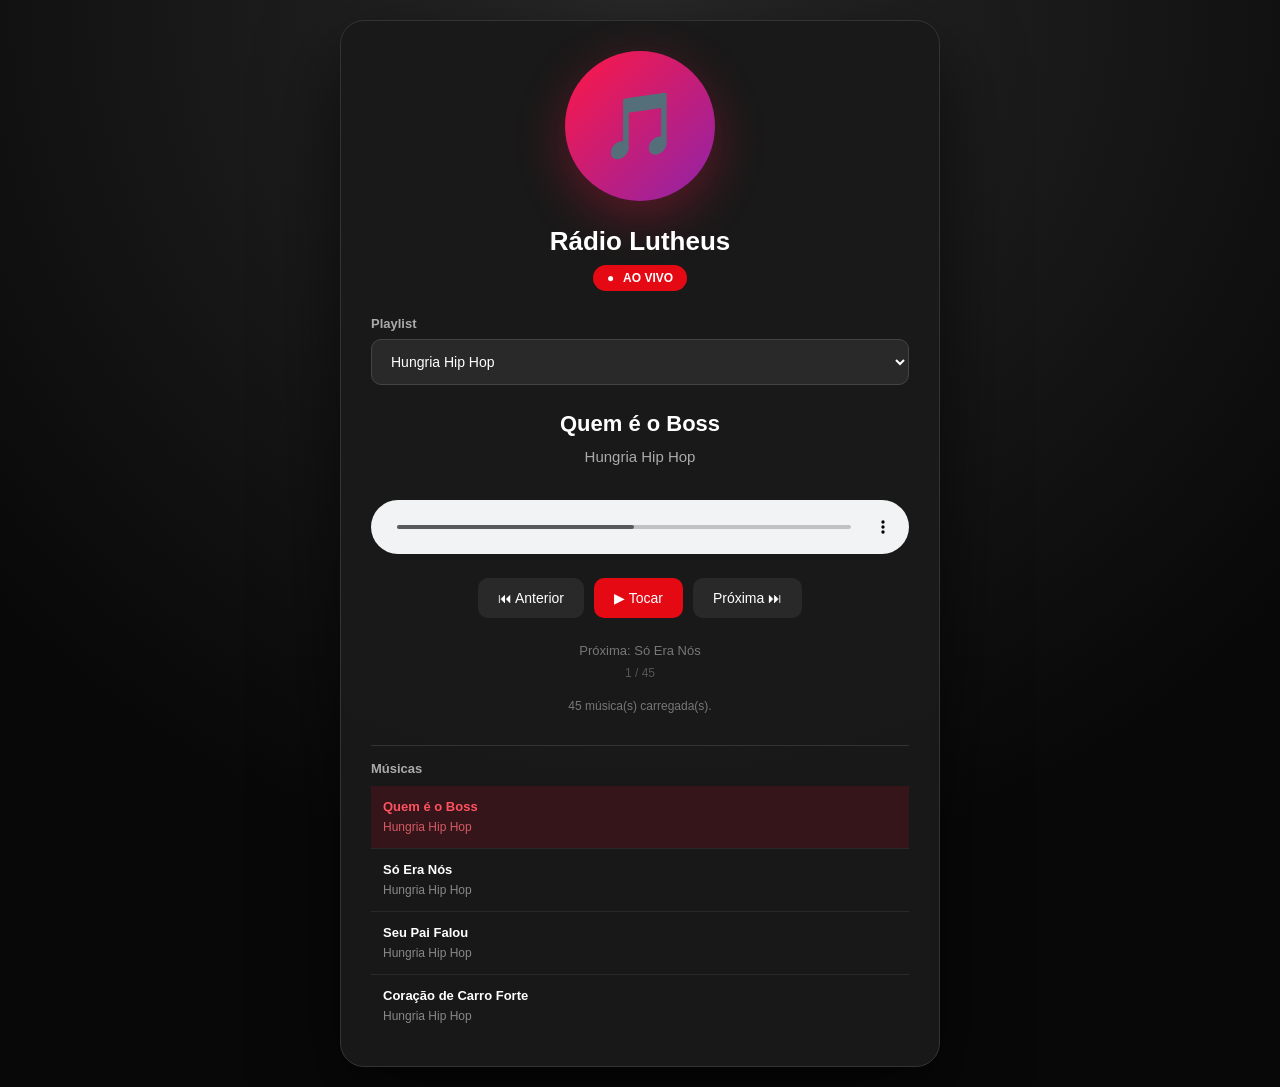
<file: index.html>
<!DOCTYPE html>
<html lang="pt-BR">

<head>
  <meta charset="UTF-8">

  <meta
    name="viewport"
    content="width=device-width, initial-scale=1.0"
  >

  <title>Rádio Lutheus</title>

  <link
    rel="stylesheet"
    href="./src/css/style.css"
  >
</head>

<body>

  <main class="radio">

    <!-- Logo -->
    <div class="logo">
      🎵
    </div>


    <!-- Título -->
    <h1>
      Rádio Lutheus
    </h1>


    <!-- Status ao vivo -->
    <div class="live">
      AO VIVO
    </div>


    <!-- Seletor de playlists -->
    <section class="playlist-selector">

      <label for="playlistSelect">
        Playlist
      </label>

      <select
        id="playlistSelect"
      >
        <option value="">
          Carregando playlists...
        </option>
      </select>

    </section>


    <!-- Música atual -->
    <section class="current-track">

      <div
        id="title"
        class="title"
      >
        Carregando...
      </div>

      <div
        id="artist"
        class="artist"
      >
        —
      </div>

    </section>


    <!-- Player -->
    <audio
      id="audio"
      controls
      preload="metadata"
    ></audio>


    <!-- Controles -->
    <div class="buttons">

      <button
        id="previous"
        type="button"
      >
        ⏮ Anterior
      </button>

      <button
        id="play"
        class="play"
        type="button"
      >
        ▶ Tocar
      </button>

      <button
        id="next"
        type="button"
      >
        Próxima ⏭
      </button>

    </div>


    <!-- Próxima música -->
    <div
      id="nextTrack"
      class="next"
    >
      Próxima: —
    </div>


    <!-- Contador -->
    <div
      id="counter"
      class="counter"
    >
      —
    </div>


    <!-- Status -->
    <div
      id="status"
      class="status"
    >
      Carregando playlists...
    </div>


    <!-- Lista de músicas -->
    <section class="playlist-container">

      <div class="playlist-header">
        Músicas
      </div>

      <div
        id="playlist"
        class="playlist"
      ></div>

    </section>

  </main>


  <!-- JavaScript -->
  <script src="./src/js/app.js"></script>

</body>

</html>
</file>
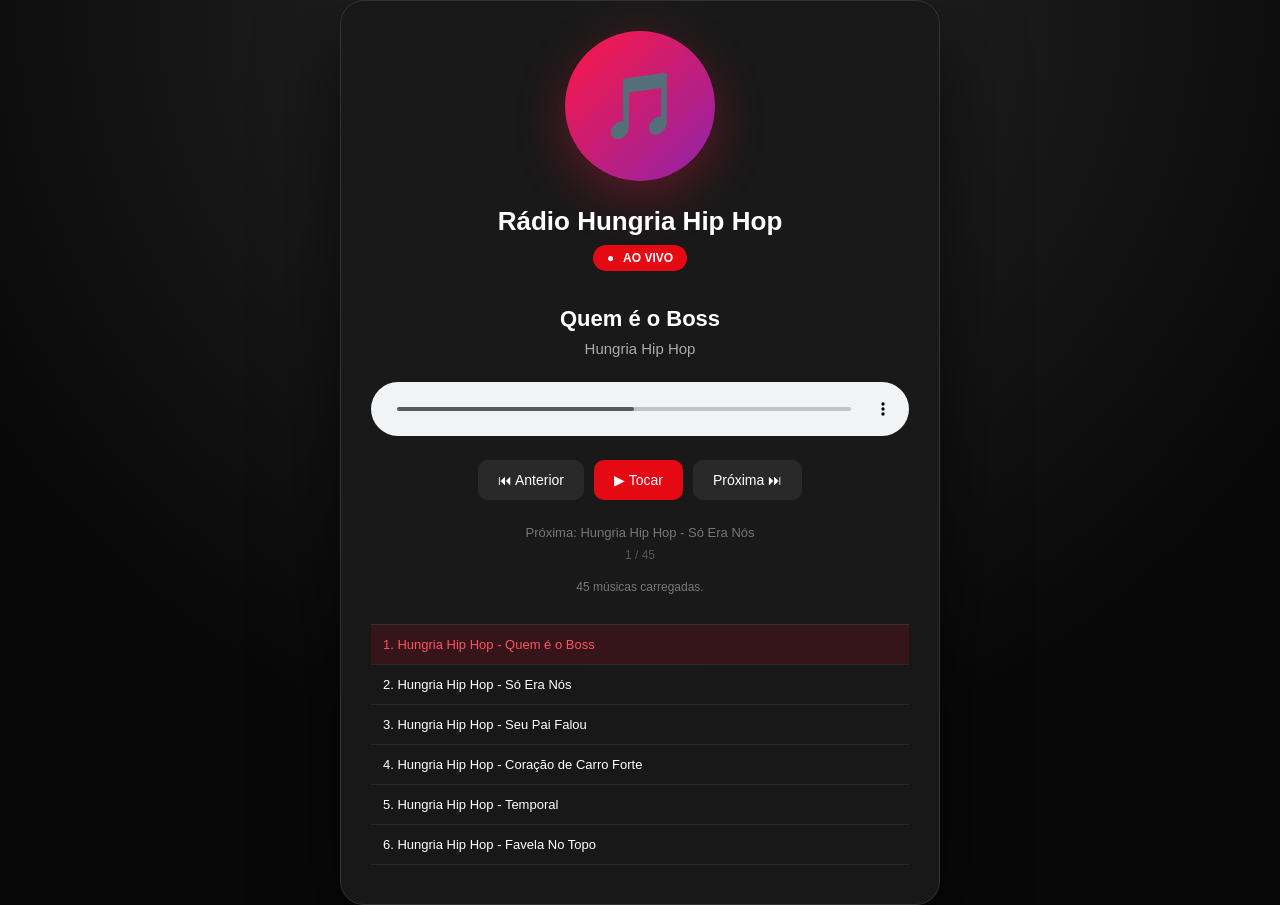
<file: runM3u.html>
<!DOCTYPE html>
<html lang="pt-BR">
<head>
  <meta charset="UTF-8">

  <meta
    name="viewport"
    content="width=device-width, initial-scale=1.0"
  >

  <title>Rádio Hungria Hip Hop</title>

  <style>
    * {
      box-sizing: border-box;
    }

    body {
      margin: 0;
      min-height: 100vh;

      display: flex;
      align-items: center;
      justify-content: center;

      background:
        radial-gradient(
          circle at top,
          #292929,
          #080808 70%
        );

      color: #fff;

      font-family:
        Arial,
        Helvetica,
        sans-serif;
    }

    .radio {
      width: min(600px, 92%);
      padding: 30px;

      background: rgba(25, 25, 25, .96);

      border: 1px solid #333;
      border-radius: 24px;

      box-shadow:
        0 30px 80px rgba(0, 0, 0, .6);

      text-align: center;
    }

    .logo {
      width: 150px;
      height: 150px;

      margin: 0 auto 25px;

      border-radius: 50%;

      display: flex;
      align-items: center;
      justify-content: center;

      font-size: 65px;

      background:
        linear-gradient(
          135deg,
          #ff1744,
          #8e24aa
        );

      box-shadow:
        0 15px 50px rgba(255, 23, 68, .3);
    }

    h1 {
      margin: 0 0 8px;

      font-size: 26px;
    }

    .live {
      display: inline-block;

      padding: 6px 14px;

      margin-bottom: 25px;

      border-radius: 30px;

      background: #e50914;

      font-size: 12px;
      font-weight: bold;
    }

    .live::before {
      content: "●";
      margin-right: 6px;
    }

    .title {
      margin-top: 10px;

      font-size: 22px;
      font-weight: bold;
    }

    .artist {
      margin-top: 8px;

      color: #aaa;
      font-size: 15px;
    }

    audio {
      width: 100%;
      margin-top: 25px;
    }

    .buttons {
      display: flex;
      justify-content: center;
      gap: 10px;

      margin-top: 20px;
    }

    button {
      border: 0;

      padding: 12px 20px;

      border-radius: 10px;

      background: #292929;
      color: white;

      cursor: pointer;

      font-size: 14px;
    }

    button:hover {
      background: #3a3a3a;
    }

    .play {
      background: #e50914;
    }

    .play:hover {
      background: #f5222d;
    }

    .next {
      margin-top: 25px;

      color: #777;

      font-size: 13px;
    }

    .counter {
      margin-top: 8px;

      color: #555;

      font-size: 12px;
    }

    .status {
      margin-top: 18px;

      color: #777;

      font-size: 12px;
    }

    .error {
      color: #ff5252;
    }

    .playlist {
      margin-top: 30px;

      max-height: 250px;

      overflow-y: auto;

      text-align: left;

      border-top: 1px solid #333;
    }

    .item {
      padding: 12px;

      border-bottom: 1px solid #292929;

      cursor: pointer;

      font-size: 13px;
    }

    .item:hover {
      background: #292929;
    }

    .item.active {
      background: #35151a;
      color: #ff5260;
    }
  </style>
</head>

<body>

  <main class="radio">

    <div class="logo">
      🎵
    </div>

    <h1>
      Rádio Hungria Hip Hop
    </h1>

    <div class="live">
      AO VIVO
    </div>

    <div
      id="title"
      class="title"
    >
      Carregando...
    </div>

    <div
      id="artist"
      class="artist"
    >
      —
    </div>

    <audio
      id="audio"
      controls
      preload="metadata"
    ></audio>

    <div class="buttons">

      <button
        id="previous"
      >
        ⏮ Anterior
      </button>

      <button
        id="play"
        class="play"
      >
        ▶ Tocar
      </button>

      <button
        id="next"
      >
        Próxima ⏭
      </button>

    </div>

    <div
      id="nextTrack"
      class="next"
    >
      Próxima: —
    </div>

    <div
      id="counter"
      class="counter"
    >
      —
    </div>

    <div
      id="status"
      class="status"
    >
      Carregando playlist...
    </div>

    <div
      id="playlist"
      class="playlist"
    ></div>

  </main>

  <script defer>
"use strict";


/*
 * ============================================================
 * CONFIGURAÇÃO
 * ============================================================
 *
 * Se o playlist.m3u estiver na mesma pasta:
 *
 * ./playlist.m3u
 *
 * Ou você pode colocar uma URL completa:
 *
 * https://seusite.github.io/radio/playlist.m3u
 *
 * ============================================================
 */

const PLAYLIST_URL = "https://sertanejogit.github.io/musics/Hungria+Hip-Hop/hungriaHipHop.m3u";


/*
 * ============================================================
 * ELEMENTOS
 * ============================================================
 */

const audio =
  document.getElementById("audio");

const title =
  document.getElementById("title");

const artist =
  document.getElementById("artist");

const nextTrack =
  document.getElementById("nextTrack");

const counter =
  document.getElementById("counter");

const status =
  document.getElementById("status");

const playlistElement =
  document.getElementById("playlist");

const playButton =
  document.getElementById("play");

const nextButton =
  document.getElementById("next");

const previousButton =
  document.getElementById("previous");


/*
 * ============================================================
 * ESTADO
 * ============================================================
 */

let playlist = [];

let currentIndex = -1;

let loading = false;


/*
 * ============================================================
 * LER M3U
 * ============================================================
 */

async function loadPlaylist() {

  try {

    setStatus(
      "Baixando playlist..."
    );

    const response =
      await fetch(
        PLAYLIST_URL,
        {
          cache: "no-cache"
        }
      );


    if (!response.ok) {

      throw new Error(
        `HTTP ${response.status}`
      );

    }


    const text =
      await response.text();


    playlist =
      parseM3U(text);


    if (
      playlist.length === 0
    ) {

      throw new Error(
        "Nenhuma música encontrada no M3U."
      );

    }


    renderPlaylist();


    /*
     * Começa pela primeira música.
     */

    await selectTrack(0, false);


    setStatus(
      `${playlist.length} músicas carregadas.`
    );

  }

  catch (error) {

    console.error(error);

    setStatus(
      "Erro ao carregar playlist: " +
      error.message,
      true
    );

  }

}


/*
 * ============================================================
 * PARSER M3U
 * ============================================================
 *
 * Aceita:
 *
 * #EXTM3U
 * #EXTINF:-1,Artista - Música
 * https://...
 *
 * Também aceita duração:
 *
 * #EXTINF:210,Artista - Música
 *
 * ============================================================
 */

function parseM3U(text) {

  const lines =
    text
      .split(/\r?\n/)
      .map(
        line => line.trim()
      )
      .filter(
        line => line.length > 0
      );


  const result = [];

  let metadata = null;


  for (
    const line of lines
  ) {

    /*
     * Cabeçalho.
     */

    if (
      line.toUpperCase() ===
      "#EXTM3U"
    ) {

      continue;

    }


    /*
     * Informação da faixa.
     */

    if (
      line
        .toUpperCase()
        .startsWith("#EXTINF:")
    ) {

      const value =
        line.substring(8);


      const comma =
        value.indexOf(",");


      if (
        comma !== -1
      ) {

        const duration =
          value
            .substring(
              0,
              comma
            )
            .trim();


        const name =
          value
            .substring(
              comma + 1
            )
            .trim();


        metadata = {

          duration:
            Number(duration),

          name

        };

      }

      continue;

    }


    /*
     * Ignora outras diretivas M3U.
     */

    if (
      line.startsWith("#")
    ) {

      continue;

    }


    /*
     * A linha é a URL da música.
     */

    if (
      metadata
    ) {

      const parsed =
        parseTitle(
          metadata.name
        );


      result.push({

        title:
          parsed.title,

        artist:
          parsed.artist,

        name:
          metadata.name,

        url:
          line,

        duration:
          metadata.duration

      });


      metadata =
        null;

    }

    else {

      /*
       * Também aceita M3U
       * contendo somente URLs.
       */

      const parsed =
        parseTitle(
          getFileName(line)
        );


      result.push({

        title:
          parsed.title,

        artist:
          parsed.artist,

        name:
          parsed.name,

        url:
          line,

        duration:
          -1

      });

    }

  }


  return result;

}


/*
 * ============================================================
 * SEPARAR ARTISTA / MÚSICA
 * ============================================================
 *
 * Exemplo:
 *
 * Hungria Hip Hop - Temporal
 *
 * vira:
 *
 * artista = Hungria Hip Hop
 * título  = Temporal
 *
 * ============================================================
 */

function parseTitle(name) {

  const separator =
    " - ";


  const index =
    name.indexOf(
      separator
    );


  if (
    index !== -1
  ) {

    return {

      artist:
        name.substring(
          0,
          index
        ).trim(),

      title:
        name.substring(
          index +
          separator.length
        ).trim(),

      name

    };

  }


  return {

    artist:
      "Hungria Hip Hop",

    title:
      name,

    name

  };

}


/*
 * ============================================================
 * PEGAR NOME DO ARQUIVO
 * ============================================================
 */

function getFileName(url) {

  try {

    const parsed =
      new URL(url);


    return decodeURIComponent(
      parsed.pathname
        .split("/")
        .pop()
    );

  }

  catch {

    return url;

  }

}


/*
 * ============================================================
 * SELECIONAR MÚSICA
 * ============================================================
 */

async function selectTrack(
  index,
  autoplay = true
) {

  if (
    playlist.length === 0
  ) {

    return;

  }


  /*
   * Loop da playlist.
   */

  if (
    index >= playlist.length
  ) {

    index = 0;

  }


  if (
    index < 0
  ) {

    index =
      playlist.length - 1;

  }


  currentIndex =
    index;


  const track =
    playlist[currentIndex];


  /*
   * Atualiza interface.
   */

  updateTrackInfo(
    track
  );


  /*
   * Muda o áudio.
   */

  audio.src =
    track.url;


  audio.load();


  /*
   * Atualiza playlist visual.
   */

  updateActiveItem();


  /*
   * Toca automaticamente
   * quando solicitado.
   */

  if (
    autoplay
  ) {

    try {

      await audio.play();

      playButton.textContent =
        "⏸ Pausar";

      setStatus(
        "Reproduzindo"
      );

    }

    catch (error) {

      /*
       * Navegadores normalmente
       * bloqueiam autoplay com som.
       */

      playButton.textContent =
        "▶ Tocar";

      setStatus(
        "Clique em Tocar para iniciar."
      );

    }

  }

}


/*
 * ============================================================
 * INFORMAÇÕES DA MÚSICA
 * ============================================================
 */

function updateTrackInfo(
  track
) {

  title.textContent =
    track.title;

  artist.textContent =
    track.artist;


  const nextIndex =
    (
      currentIndex + 1
    ) % playlist.length;


  const next =
    playlist[nextIndex];


  if (
    next
  ) {

    nextTrack.textContent =
      "Próxima: " +
      next.artist +
      " - " +
      next.title;

  }


  counter.textContent =
    `${currentIndex + 1} / ${playlist.length}`;

}


/*
 * ============================================================
 * TOGGLE PLAY / PAUSE
 * ============================================================
 */

async function togglePlay() {

  if (
    audio.paused
  ) {

    try {

      await audio.play();

    }

    catch {

      setStatus(
        "Não foi possível iniciar o áudio.",
        true
      );

    }

  }

  else {

    audio.pause();

  }

}


/*
 * ============================================================
 * PRÓXIMA
 * ============================================================
 */

async function nextTrackPlay() {

  await selectTrack(
    currentIndex + 1,
    true
  );

}


/*
 * ============================================================
 * ANTERIOR
 * ============================================================
 */

async function previousTrackPlay() {

  await selectTrack(
    currentIndex - 1,
    true
  );

}


/*
 * ============================================================
 * QUANDO A MÚSICA TERMINA
 * ============================================================
 *
 * Aqui acontece o looping.
 *
 * 01
 * 02
 * 03
 * ...
 * 45
 * 01
 * 02
 *
 * ============================================================
 */

audio.addEventListener(
  "ended",
  async () => {

    await nextTrackPlay();

  }
);


/*
 * ============================================================
 * EVENTOS DO PLAYER
 * ============================================================
 */

audio.addEventListener(
  "play",
  () => {

    playButton.textContent =
      "⏸ Pausar";

    setStatus(
      "🔴 Reproduzindo"
    );

  }
);


audio.addEventListener(
  "pause",
  () => {

    playButton.textContent =
      "▶ Tocar";

  }
);


audio.addEventListener(
  "error",
  () => {

    setStatus(
      "Erro ao reproduzir esta música.",
      true
    );

  }
);


/*
 * ============================================================
 * BOTÕES
 * ============================================================
 */

playButton.addEventListener(
  "click",
  togglePlay
);


nextButton.addEventListener(
  "click",
  nextTrackPlay
);


previousButton.addEventListener(
  "click",
  previousTrackPlay
);


/*
 * ============================================================
 * RENDERIZAR PLAYLIST
 * ============================================================
 */

function renderPlaylist() {

  playlistElement.innerHTML =
    "";


  playlist.forEach(
    (
      track,
      index
    ) => {

      const item =
        document.createElement(
          "div"
        );


      item.className =
        "item";


      item.dataset.index =
        index;


      item.textContent =
        `${index + 1}. ` +
        `${track.artist} - ` +
        `${track.title}`;


      item.addEventListener(
        "click",
        () => {

          selectTrack(
            index,
            true
          );

        }
      );


      playlistElement.appendChild(
        item
      );

    }
  );

}


/*
 * ============================================================
 * DESTACAR MÚSICA ATUAL
 * ============================================================
 */

function updateActiveItem() {

  const items =
    playlistElement.querySelectorAll(
      ".item"
    );


  items.forEach(
    item => {

      item.classList.remove(
        "active"
      );

    }
  );


  const current =
    playlistElement.querySelector(
      `[data-index="${currentIndex}"]`
    );


  if (
    current
  ) {

    current.classList.add(
      "active"
    );


    current.scrollIntoView({
      behavior: "smooth",
      block: "nearest"
    });

  }

}


/*
 * ============================================================
 * STATUS
 * ============================================================
 */

function setStatus(
  message,
  error = false
) {

  status.textContent =
    message;


  status.classList.toggle(
    "error",
    error
  );

}


/*
 * ============================================================
 * INICIAR
 * ============================================================
 */

loadPlaylist();
</script>

</body>
</html>
</file>
<file: src/css/style.css>
* {
  box-sizing: border-box;
}

body {
  margin: 0;
  min-height: 100vh;

  display: flex;
  align-items: center;
  justify-content: center;

  padding: 20px;

  background:
    radial-gradient(
      circle at top,
      #292929,
      #080808 70%
    );

  color: #fff;

  font-family:
    Arial,
    Helvetica,
    sans-serif;
}


/*
 * Container principal
 */

.radio {
  width: min(600px, 100%);

  padding: 30px;

  background: rgba(25, 25, 25, .96);

  border: 1px solid #333;
  border-radius: 24px;

  box-shadow:
    0 30px 80px rgba(0, 0, 0, .6);

  text-align: center;
}


/*
 * Logo
 */

.logo {
  width: 150px;
  height: 150px;

  margin: 0 auto 25px;

  border-radius: 50%;

  display: flex;
  align-items: center;
  justify-content: center;

  font-size: 65px;

  background:
    linear-gradient(
      135deg,
      #ff1744,
      #8e24aa
    );

  box-shadow:
    0 15px 50px rgba(255, 23, 68, .3);
}


/*
 * Título
 */

h1 {
  margin: 0 0 8px;

  font-size: 26px;
  line-height: 1.2;
}


/*
 * Indicador AO VIVO
 */

.live {
  display: inline-block;

  padding: 6px 14px;

  margin-bottom: 25px;

  border-radius: 30px;

  background: #e50914;

  font-size: 12px;
  font-weight: bold;
}

.live::before {
  content: "●";

  margin-right: 6px;
}


/*
 * Seletor de playlists
 */

.playlist-selector {
  margin: 0 0 25px;

  text-align: left;
}

.playlist-selector label {
  display: block;

  margin-bottom: 8px;

  color: #aaa;

  font-size: 13px;
  font-weight: bold;
}

.playlist-selector select {
  width: 100%;

  padding: 13px 15px;

  border: 1px solid #444;
  border-radius: 10px;

  outline: none;

  background: #292929;
  color: #fff;

  font-family: inherit;
  font-size: 14px;

  cursor: pointer;

  transition:
    border-color .2s,
    background .2s;
}

.playlist-selector select:hover {
  background: #333;
}

.playlist-selector select:focus {
  border-color: #e50914;
}

.playlist-selector select:disabled {
  opacity: .6;

  cursor: not-allowed;
}


/*
 * Música atual
 */

.current-track {
  min-height: 65px;
}

.title {
  margin-top: 10px;

  font-size: 22px;
  font-weight: bold;

  line-height: 1.3;
}

.artist {
  margin-top: 8px;

  color: #aaa;

  font-size: 15px;

  line-height: 1.3;
}


/*
 * Player de áudio
 */

audio {
  width: 100%;

  margin-top: 25px;
}


/*
 * Botões
 */

.buttons {
  display: flex;

  justify-content: center;

  gap: 10px;

  margin-top: 20px;
}

button {
  border: 0;

  padding: 12px 20px;

  border-radius: 10px;

  background: #292929;
  color: white;

  cursor: pointer;

  font-family: inherit;
  font-size: 14px;

  transition:
    background .2s,
    transform .1s;
}

button:hover {
  background: #3a3a3a;
}

button:active {
  transform: scale(.97);
}

button:disabled {
  opacity: .5;

  cursor: not-allowed;

  transform: none;
}

.play {
  background: #e50914;
}

.play:hover {
  background: #f5222d;
}


/*
 * Próxima música
 */

.next {
  margin-top: 25px;

  color: #777;

  font-size: 13px;

  white-space: nowrap;
  overflow: hidden;
  text-overflow: ellipsis;
}


/*
 * Contador
 */

.counter {
  margin-top: 8px;

  color: #555;

  font-size: 12px;
}


/*
 * Status
 */

.status {
  margin-top: 18px;

  color: #777;

  font-size: 12px;

  line-height: 1.4;
}

.status.error {
  color: #ff5252;
}


/*
 * Lista de músicas
 */

.playlist-container {
  margin-top: 30px;

  border-top: 1px solid #333;
}

.playlist-header {
  padding: 15px 0 10px;

  color: #aaa;

  font-size: 13px;
  font-weight: bold;

  text-align: left;
}


/*
 * Área rolável
 */

.playlist {
  max-height: 250px;

  overflow-y: auto;

  text-align: left;
}


/*
 * Scrollbar
 */

.playlist::-webkit-scrollbar {
  width: 6px;
}

.playlist::-webkit-scrollbar-track {
  background: #171717;
}

.playlist::-webkit-scrollbar-thumb {
  background: #444;

  border-radius: 10px;
}

.playlist::-webkit-scrollbar-thumb:hover {
  background: #555;
}


/*
 * Item da playlist
 */

.item {
  padding: 12px;

  border-bottom: 1px solid #292929;

  cursor: pointer;

  font-size: 13px;

  line-height: 1.4;

  transition:
    background .2s,
    color .2s;
}

.item:hover {
  background: #292929;
}

.item.active {
  background: #35151a;

  color: #ff5260;
}

.item strong {
  display: block;

  color: inherit;

  font-size: 13px;
}

.item span {
  display: block;

  margin-top: 3px;

  color: #888;

  font-size: 12px;
}

.item.active span {
  color: #d65a63;
}


/*
 * Estado vazio
 */

.playlist-empty {
  padding: 20px 10px;

  color: #666;

  font-size: 13px;

  text-align: center;
}


/*
 * Responsividade
 */

@media (max-width: 600px) {

  body {
    padding: 10px;
  }

  .radio {
    padding: 22px;

    border-radius: 18px;
  }

  .logo {
    width: 120px;
    height: 120px;

    margin-bottom: 20px;

    font-size: 52px;
  }

  h1 {
    font-size: 22px;
  }

  .live {
    margin-bottom: 20px;
  }

  .title {
    font-size: 19px;
  }

  .artist {
    font-size: 14px;
  }

  .buttons {
    gap: 6px;
  }

  button {
    flex: 1;

    padding: 11px 8px;

    font-size: 12px;
  }

  .playlist {
    max-height: 220px;
  }
}


/*
 * Telas muito pequenas
 */

@media (max-width: 380px) {

  .radio {
    padding: 18px;
  }

  .buttons {
    flex-direction: column;
  }

  button {
    width: 100%;
  }
}
</file>
